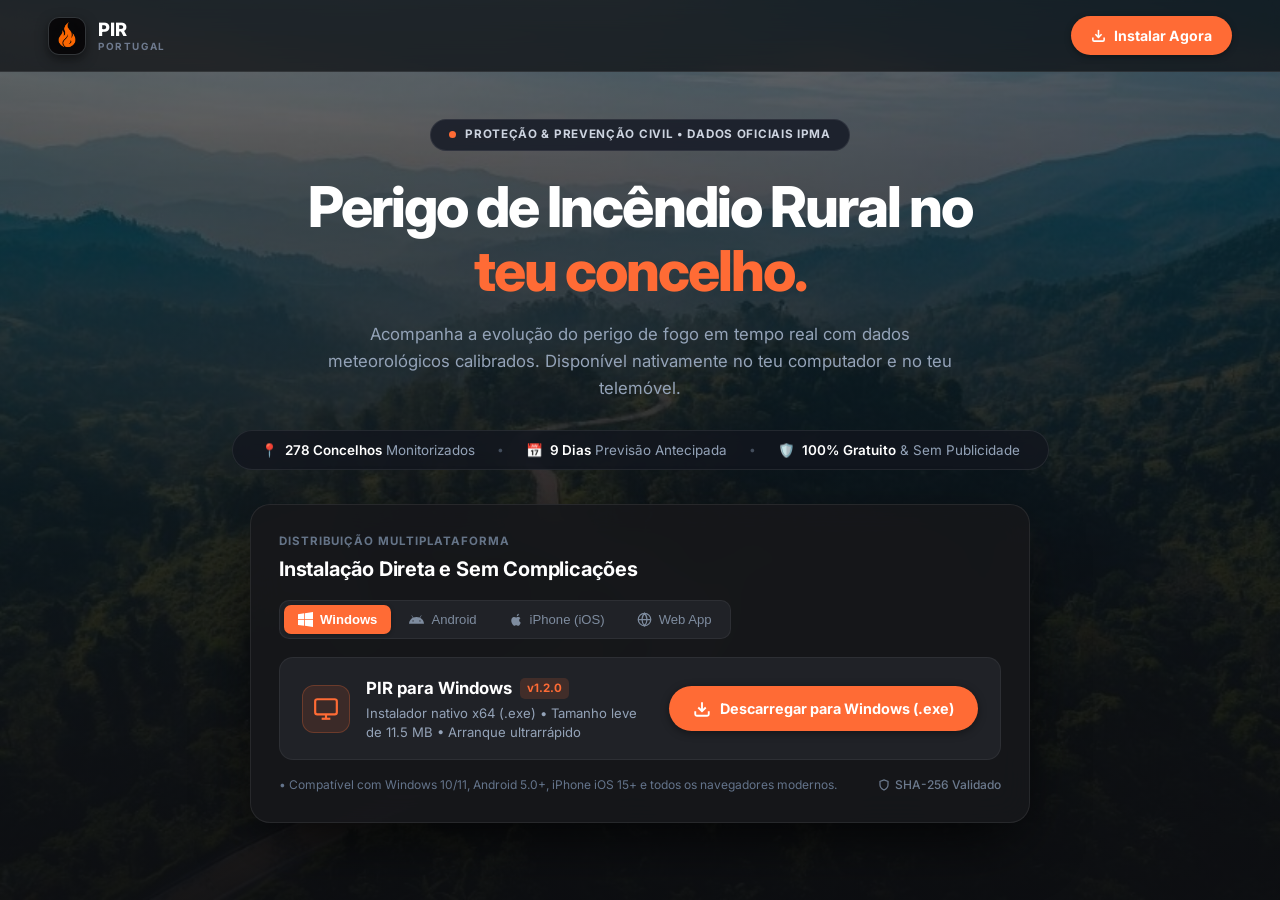
<file: landing_page/index.html>
<!DOCTYPE html>
<html lang="pt">
<head>
  <meta charset="UTF-8">
  <meta name="viewport" content="width=device-width, initial-scale=1.0">
  <title>PIR — Perigo de Incêndio Rural | Aplicação Oficial</title>
  <meta name="description" content="Consulta rápida, precisa e oficial do perigo de incêndio rural do IPMA para o teu concelho. Disponível para Windows Desktop e iPhone.">
  <link rel="icon" type="image/png" href="assets/favicon.png">

  <!-- SEO: Canonical -->
  <link rel="canonical" href="https://pir-app.vercel.app/">

  <!-- Open Graph -->
  <meta property="og:type" content="website">
  <meta property="og:url" content="https://pir-app.vercel.app/">
  <meta property="og:title" content="PIR — Perigo de Incêndio Rural">
  <meta property="og:description" content="Consulta rápida e oficial do risco de incêndio por concelho. Instala no Windows ou iPhone.">
  <meta property="og:image" content="https://pir-app.vercel.app/assets/icon.png">
  <meta name="theme-color" content="#0B0E14">

  <!-- Twitter / X Card -->
  <meta name="twitter:card" content="summary">
  <meta name="twitter:title" content="PIR — Perigo de Incêndio Rural">
  <meta name="twitter:description" content="Consulta rápida e oficial do risco de incêndio por concelho. Instala no Windows ou iPhone.">
  <meta name="twitter:image" content="https://pir-app.vercel.app/assets/icon.png">

  <!-- Google Fonts: Inter -->
  <link rel="preconnect" href="https://fonts.googleapis.com">
  <link rel="preconnect" href="https://fonts.gstatic.com" crossorigin>
  <link href="https://fonts.googleapis.com/css2?family=Inter:wght@400;500;600;700;800&display=swap" rel="stylesheet">

  <link rel="stylesheet" href="styles.css">

  <!-- Dados Estruturados (JSON-LD) -->
  <script type="application/ld+json">
  {
    "@context": "https://schema.org",
    "@type": "WebSite",
    "name": "PIR — Perigo de Incêndio Rural",
    "url": "https://pir-app.vercel.app/"
  }
  </script>
  <script type="application/ld+json">
  {
    "@context": "https://schema.org",
    "@type": "SoftwareApplication",
    "name": "PIR — Perigo de Incêndio Rural",
    "description": "Consulta rápida, precisa e oficial do perigo de incêndio rural do IPMA para o teu concelho. Disponível para Windows Desktop e iPhone.",
    "url": "https://pir-app.vercel.app/",
    "operatingSystem": "Windows 10, Windows 11, iOS 15",
    "applicationCategory": "UtilitiesApplication",
    "inLanguage": "pt-PT",
    "softwareVersion": "1.2.0",
    "downloadUrl": "https://pir-app.vercel.app/downloads/PIR_App_v1.2.0_Setup.exe",
    "offers": {
      "@type": "Offer",
      "price": "0",
      "priceCurrency": "EUR"
    }
  }
  </script>
</head>
<body>

  <!-- ==========================================
       1. NAVBAR
  =========================================== -->
  <header class="navbar">
    <div class="nav-container">
      <a href="#" class="nav-logo">
        <img src="assets/icon.png" alt="PIR Logo" class="nav-logo-img">
        <div class="nav-brand-text">
          <span class="nav-title">PIR</span>
          <span class="nav-country">PORTUGAL</span>
        </div>
      </a>

      <div class="nav-actions">
        <a href="#download-card" class="btn-install-nav">
          <svg width="15" height="15" viewBox="0 0 24 24" fill="none" stroke="currentColor" stroke-width="2.5">
            <path d="M21 15v4a2 2 0 0 1-2 2H5a2 2 0 0 1-2-2v-4"/>
            <polyline points="7 10 12 15 17 10"/>
            <line x1="12" y1="15" x2="12" y2="3"/>
          </svg>
          <span>Instalar Agora</span>
        </a>
      </div>
    </div>
  </header>

  <!-- ==========================================
       2. HERO SECTION
  =========================================== -->
  <main class="hero-container">
    
    <!-- Tagline / Badge Oficial -->
    <div class="official-badge">
      <span class="badge-dot"></span>
      <span class="badge-text">PROTEÇÃO & PREVENÇÃO CIVIL • DADOS OFICIAIS IPMA</span>
    </div>

    <!-- Título Principal -->
    <h1 class="main-headline">
      Perigo de Incêndio Rural no<br>
      <span class="highlight-concelho">teu concelho.</span>
    </h1>

    <!-- Subtítulo Explicativo -->
    <p class="hero-subtitle">
      Acompanha a evolução do perigo de fogo em tempo real com dados meteorológicos calibrados. Disponível nativamente no teu computador e no teu telemóvel.
    </p>

    <!-- Barra de Métricas (Pill Strip) -->
    <div class="metrics-pill-bar">
      <div class="metric-item">
        <span class="metric-icon">📍</span>
        <span><strong>278 Concelhos</strong> Monitorizados</span>
      </div>
      <span class="metric-separator">•</span>
      <div class="metric-item">
        <span class="metric-icon">📅</span>
        <span><strong>9 Dias</strong> Previsão Antecipada</span>
      </div>
      <span class="metric-separator">•</span>
      <div class="metric-item">
        <span class="metric-icon">🛡️</span>
        <span><strong>100% Gratuito</strong> & Sem Publicidade</span>
      </div>
    </div>

    <!-- ==========================================
         3. CARTÃO DE DOWNLOAD MULTIPLATAFORMA
    =========================================== -->
    <div id="download-card" class="platform-card">
      
      <!-- Cabeçalho do Cartão -->
      <div class="platform-card-header">
        <div class="platform-header-text">
          <span class="platform-category">DISTRIBUIÇÃO MULTIPLATAFORMA</span>
          <h2 class="platform-title">Instalação Direta e Sem Complicações</h2>
        </div>

        <!-- Seletor de Plataforma (Segmented Control) -->
        <div class="platform-tabs" role="tablist">
          <button class="tab-btn active" id="tab-windows" onclick="selectPlatform('windows')" role="tab" aria-selected="true">
            <svg width="15" height="15" viewBox="0 0 24 24" fill="currentColor"><path d="M0 3.449L9.75 2.1v9.451H0m10.949-9.602L24 0v11.4H10.949M0 12.6h9.75v9.451L0 20.699M10.949 12.6H24V24l-12.9-1.801"/></svg>
            <span>Windows</span>
          </button>

          <button class="tab-btn" id="tab-android" onclick="selectPlatform('android')" role="tab" aria-selected="false">
            <svg width="15" height="15" viewBox="0 0 24 24" fill="currentColor"><path d="M17.523 15.3414c-.5511 0-.9993-.4486-.9993-.9997s.4482-.9993.9993-.9993c.551 0 .9993.4482.9993.9993.0001.5511-.4483.9997-.9993.9997m-11.046 0c-.5511 0-.9993-.4486-.9993-.9997s.4482-.9993.9993-.9993c.5511 0 .9993.4482.9993.9993 0 .5511-.4482.9997-.9993.9997m11.4045-6.02l1.9973-3.4592a.416.416 0 00-.1521-.5676.416.416 0 00-.5676.1521l-2.0223 3.503C15.5902 8.411 13.8533 8.1 12 8.1s-3.5902.311-5.1368.8497L4.8409 5.4467a.4161.4161 0 00-.5677-.1521.4157.4157 0 00-.1521.5676l1.9973 3.4592C2.6889 11.1867.3432 14.6589 0 18.761h24c-.3432-4.1021-2.6889-7.5743-6.1185-9.4396"/></svg>
            <span>Android</span>
          </button>
          
          <button class="tab-btn" id="tab-ios" onclick="selectPlatform('ios')" role="tab" aria-selected="false">
            <svg width="14" height="14" viewBox="0 0 24 24" fill="currentColor"><path d="M18.71 19.5c-.83 1.24-1.71 2.45-3.05 2.47-1.34.03-1.77-.79-3.29-.79-1.53 0-2 .77-3.27.82-1.31.05-2.3-1.32-3.14-2.53C4.25 17 2.94 12.45 4.7 9.39c.87-1.52 2.43-2.48 4.12-2.51 1.28-.02 2.5.87 3.29.87.78 0 2.26-1.07 3.81-.91.65.03 2.47.26 3.64 1.98-.09.06-2.17 1.28-2.15 3.81.03 3.02 2.65 4.03 2.68 4.04-.03.07-.42 1.44-1.38 2.83M15.97 4.2c.62-.75 1.04-1.8 0.92-2.85-.9.04-1.99.6-2.61 1.35-.55.63-.99 1.68-.86 2.7.99.08 2.02-.45 2.55-1.2"/></svg>
            <span>iPhone (iOS)</span>
          </button>

          <button class="tab-btn" id="tab-web" onclick="selectPlatform('web')" role="tab" aria-selected="false">
            <svg width="15" height="15" viewBox="0 0 24 24" fill="none" stroke="currentColor" stroke-width="2"><circle cx="12" cy="12" r="10"/><path d="M2 12h20M12 2a15.3 15.3 0 0 1 4 10 15.3 15.3 0 0 1-4 10 15.3 15.3 0 0 1-4-10 15.3 15.3 0 0 1 4-10z"/></svg>
            <span>Web App</span>
          </button>
        </div>
      </div>

      <!-- Corpo Dinâmico da Plataforma Selecionada -->
      <div class="platform-body">
        
        <!-- Conteúdo 1: Windows (Padrão) -->
        <div id="panel-windows" class="platform-panel active">
          <div class="panel-info">
            <div class="panel-icon-squircle">
              <svg width="26" height="26" viewBox="0 0 24 24" fill="none" stroke="currentColor" stroke-width="2">
                <rect x="2" y="3" width="20" height="14" rx="2" ry="2"/>
                <line x1="8" y1="21" x2="16" y2="21"/>
                <line x1="12" y1="17" x2="12" y2="21"/>
              </svg>
            </div>
            <div class="panel-text">
              <div class="panel-title-row">
                <h3 class="panel-title">PIR para Windows</h3>
                <span class="version-tag">v1.2.0</span>
              </div>
              <p class="panel-desc">
                Instalador nativo x64 (.exe) • Tamanho leve de 11.5 MB • Arranque ultrarrápido
              </p>
            </div>
          </div>

          <a href="downloads/PIR_App_v1.2.0_Setup.exe" class="btn-download-action" download>
            <svg width="18" height="18" viewBox="0 0 24 24" fill="none" stroke="currentColor" stroke-width="2.5">
              <path d="M21 15v4a2 2 0 0 1-2 2H5a2 2 0 0 1-2-2v-4"/>
              <polyline points="7 10 12 15 17 10"/>
              <line x1="12" y1="15" x2="12" y2="3"/>
            </svg>
            <span>Descarregar para Windows (.exe)</span>
          </a>
        </div>

        <!-- Conteúdo 2: Android -->
        <div id="panel-android" class="platform-panel">
          <div class="panel-info">
            <div class="panel-icon-squircle">
              <svg width="26" height="26" viewBox="0 0 24 24" fill="currentColor">
                <path d="M17.523 15.3414c-.5511 0-.9993-.4486-.9993-.9997s.4482-.9993.9993-.9993c.551 0 .9993.4482.9993.9993.0001.5511-.4483.9997-.9993.9997m-11.046 0c-.5511 0-.9993-.4486-.9993-.9997s.4482-.9993.9993-.9993c.5511 0 .9993.4482.9993.9993 0 .5511-.4482.9997-.9993.9997m11.4045-6.02l1.9973-3.4592a.416.416 0 00-.1521-.5676.416.416 0 00-.5676.1521l-2.0223 3.503C15.5902 8.411 13.8533 8.1 12 8.1s-3.5902.311-5.1368.8497L4.8409 5.4467a.4161.4161 0 00-.5677-.1521.4157.4157 0 00-.1521.5676l1.9973 3.4592C2.6889 11.1867.3432 14.6589 0 18.761h24c-.3432-4.1021-2.6889-7.5743-6.1185-9.4396"/>
              </svg>
            </div>
            <div class="panel-text">
              <div class="panel-title-row">
                <h3 class="panel-title">PIR para Android</h3>
                <span class="version-tag">v1.2.0</span>
              </div>
              <p class="panel-desc">
                Instalador nativo direto (.apk) • Android 5.0+ • <a href="javascript:void(0)" onclick="openAndroidModal()" class="panel-link-guide">Como instalar?</a>
              </p>
            </div>
          </div>

          <a href="downloads/PIR_App_v1.2.0.apk" class="btn-download-action" download>
            <svg width="18" height="18" viewBox="0 0 24 24" fill="none" stroke="currentColor" stroke-width="2.5">
              <path d="M21 15v4a2 2 0 0 1-2 2H5a2 2 0 0 1-2-2v-4"/>
              <polyline points="7 10 12 15 17 10"/>
              <line x1="12" y1="15" x2="12" y2="3"/>
            </svg>
            <span>Descarregar APK (.apk)</span>
          </a>
        </div>

        <!-- Conteúdo 3: iPhone (iOS) -->
        <div id="panel-ios" class="platform-panel">
          <div class="panel-info">
            <div class="panel-icon-squircle">
              <svg width="26" height="26" viewBox="0 0 24 24" fill="none" stroke="currentColor" stroke-width="2">
                <rect x="5" y="2" width="14" height="20" rx="3" ry="3"/>
                <line x1="12" y1="18" x2="12.01" y2="18"/>
              </svg>
            </div>
            <div class="panel-text">
              <div class="panel-title-row">
                <h3 class="panel-title">PIR para iPhone</h3>
                <span class="version-tag">iOS 15+</span>
              </div>
              <p class="panel-desc">
                PWA nativa offline • Adicionar ao Ecrã Principal pelo Safari num instante
              </p>
            </div>
          </div>

          <button class="btn-download-action" onclick="openIosModal()">
            <svg width="18" height="18" viewBox="0 0 24 24" fill="none" stroke="currentColor" stroke-width="2.5">
              <circle cx="12" cy="12" r="10"/>
              <line x1="12" y1="8" x2="12" y2="12"/>
              <line x1="12" y1="16" x2="12.01" y2="16"/>
            </svg>
            <span>Instalar no iPhone (Guia)</span>
          </button>
        </div>

        <!-- Conteúdo 3: Web App -->
        <div id="panel-web" class="platform-panel">
          <div class="panel-info">
            <div class="panel-icon-squircle">
              <svg width="26" height="26" viewBox="0 0 24 24" fill="none" stroke="currentColor" stroke-width="2">
                <circle cx="12" cy="12" r="10"/>
                <path d="M2 12h20M12 2a15.3 15.3 0 0 1 4 10 15.3 15.3 0 0 1-4 10 15.3 15.3 0 0 1-4-10 15.3 15.3 0 0 1 4-10z"/>
              </svg>
            </div>
            <div class="panel-text">
              <div class="panel-title-row">
                <h3 class="panel-title">PIR Versão Web</h3>
                <span class="version-tag">Online</span>
              </div>
              <p class="panel-desc">
                Sem instalação necessária • Acesso direto em qualquer navegador moderno
              </p>
            </div>
          </div>

          <a href="https://vie1r4.github.io/PIR-app/" target="_blank" rel="noopener" class="btn-download-action">
            <svg width="18" height="18" viewBox="0 0 24 24" fill="none" stroke="currentColor" stroke-width="2.5">
              <path d="M18 13v6a2 2 0 0 1-2 2H5a2 2 0 0 1-2-2V8a2 2 0 0 1 2-2h6"/>
              <polyline points="15 3 21 3 21 9"/>
              <line x1="10" y1="14" x2="21" y2="3"/>
            </svg>
            <span>Aceder à Web App ↗</span>
          </a>
        </div>

      </div>

      <!-- Rodapé do Cartão -->
      <div class="platform-card-footer">
        <span class="compat-info">• Compatível com Windows 10/11, Android 5.0+, iPhone iOS 15+ e todos os navegadores modernos.</span>
        <span class="security-info">
          <svg width="12" height="12" viewBox="0 0 24 24" fill="none" stroke="currentColor" stroke-width="2.5">
            <path d="M12 22s8-4 8-10V5l-8-3-8 3v7c0 6 8 10 8 10z"/>
          </svg>
          SHA-256 Validado
        </span>
      </div>

    </div>

  </main>

  <!-- ==========================================
       MODAL GUIA ANDROID (APK)
  =========================================== -->
  <div id="android-modal" class="ios-modal-overlay">
    <div class="ios-modal-box">
      <button class="ios-modal-close" onclick="closeAndroidModal()" aria-label="Fechar">✕</button>
      <h3 class="ios-modal-title">Instalar APK no Android</h3>
      <p class="ios-modal-sub">Guia rápido de instalação direta:</p>

      <div class="ios-modal-steps">
        <div class="ios-step">
          <span class="ios-step-num">1</span>
          <div class="ios-step-text">
            <strong>Descarregar o Ficheiro</strong>
            <p>Toca no botão abaixo para descarregar o instalador nativo <code>PIR_App_v1.2.0.apk</code>.</p>
          </div>
        </div>

        <div class="ios-step">
          <span class="ios-step-num">2</span>
          <div class="ios-step-text">
            <strong>Permitir no Navegador (se solicitado)</strong>
            <p>Se o Chrome/navegador alertar sobre ficheiros externos ou fontes desconhecidas, confirma tocando em <em>"Transferir mesmo assim"</em> e ativa a opção <em>"Permitir desta fonte"</em>.</p>
          </div>
        </div>

        <div class="ios-step">
          <span class="ios-step-num">3</span>
          <div class="ios-step-text">
            <strong>Instalar e Abrir</strong>
            <p>Abre o ficheiro transferido e toca em <em>"Instalar"</em>. A app fica de imediato pronta na tua gaveta de aplicações com suporte 100% offline e GPS nativo.</p>
          </div>
        </div>
      </div>

      <a href="downloads/PIR_App_v1.2.0.apk" class="ios-modal-btn" download>
        <span>Descarregar APK (.apk) ⬇</span>
      </a>
    </div>
  </div>

  <!-- ==========================================
       MODAL GUIA IOS (SAFARI)
  =========================================== -->
  <div id="ios-modal" class="ios-modal-overlay">
    <div class="ios-modal-box">
      <button class="ios-modal-close" onclick="closeIosModal()" aria-label="Fechar">✕</button>
      <h3 class="ios-modal-title">Instalar no iPhone</h3>
      <p class="ios-modal-sub">Como adicionar a aplicação ao ecrã inicial do iOS:</p>

      <div class="ios-modal-steps">
        <div class="ios-step">
          <span class="ios-step-num">1</span>
          <div class="ios-step-text">
            <strong>Abrir no Safari</strong>
            <p>Toca no botão abaixo para abrir a aplicação web oficial no Safari.</p>
          </div>
        </div>

        <div class="ios-step">
          <span class="ios-step-num">2</span>
          <div class="ios-step-text">
            <strong>Tocar em Partilhar</strong>
            <p>Na barra inferior do Safari, toca no ícone de Partilhar (quadrado com seta 📤).</p>
          </div>
        </div>

        <div class="ios-step">
          <span class="ios-step-num">3</span>
          <div class="ios-step-text">
            <strong>Adicionar ao Ecrã Principal</strong>
            <p>Escolhe "Adicionar ao Ecrã Principal". A app ficará com o ícone oficial preto e a chama laranja.</p>
          </div>
        </div>
      </div>

      <a href="https://vie1r4.github.io/PIR-app/" target="_blank" rel="noopener" class="ios-modal-btn">
        <span>Abrir Aplicação no Safari ↗</span>
      </a>
    </div>
  </div>

  <script>
    function selectPlatform(platform) {
      // Toggle active tabs
      document.querySelectorAll('.tab-btn').forEach(btn => {
        btn.classList.remove('active');
        btn.setAttribute('aria-selected', 'false');
      });
      const activeBtn = document.getElementById('tab-' + platform);
      if (activeBtn) {
        activeBtn.classList.add('active');
        activeBtn.setAttribute('aria-selected', 'true');
      }

      // Toggle active panels
      document.querySelectorAll('.platform-panel').forEach(panel => {
        panel.classList.remove('active');
      });
      const activePanel = document.getElementById('panel-' + platform);
      if (activePanel) {
        activePanel.classList.add('active');
      }
    }

    function openIosModal() {
      const m = document.getElementById('ios-modal');
      if (m) {
        m.classList.add('active');
        document.body.style.overflow = 'hidden';
      }
    }

    function closeIosModal() {
      const m = document.getElementById('ios-modal');
      if (m) {
        m.classList.remove('active');
        document.body.style.overflow = '';
      }
    }

    function openAndroidModal() {
      const m = document.getElementById('android-modal');
      if (m) {
        m.classList.add('active');
        document.body.style.overflow = 'hidden';
      }
    }

    function closeAndroidModal() {
      const m = document.getElementById('android-modal');
      if (m) {
        m.classList.remove('active');
        document.body.style.overflow = '';
      }
    }

    document.getElementById('ios-modal').addEventListener('click', (e) => {
      if (e.target.id === 'ios-modal') closeIosModal();
    });

    document.getElementById('android-modal').addEventListener('click', (e) => {
      if (e.target.id === 'android-modal') closeAndroidModal();
    });

    document.addEventListener('keydown', (e) => {
      if (e.key === 'Escape') {
        closeIosModal();
        closeAndroidModal();
      }
    });
  </script>
</body>
</html>
</file>
<file: landing_page/styles.css>
:root {
  --bg-main: #0D0E11;
  --bg-surface: #16171B;
  --bg-card-inner: #202227;
  --accent: #FF6B35; /* Laranja de marca oficial PIR (kBrand) */
  --accent-hover: #FF7A30; /* Laranja vivo quente (kBrandDark) */
  --border-subtle: rgba(255, 255, 255, 0.06);
  --border-card: rgba(255, 255, 255, 0.08);
  --text-white: #FFFFFF;
  --text-dim: #94A3B8;
  --text-muted: #64748B;
  --font: "Inter", -apple-system, BlinkMacSystemFont, "Segoe UI", Roboto, sans-serif;
  --radius-pill: 9999px;
  --radius-card: 20px;
  --radius-inner: 14px;
}

* {
  margin: 0;
  padding: 0;
  box-sizing: border-box;
}

html, body {
  min-height: 100vh;
}

body {
  font-family: var(--font);
  background-color: var(--bg-main);
  background-image: linear-gradient(180deg, rgba(13, 14, 17, 0.6) 0%, rgba(13, 14, 17, 0.78) 45%, rgba(13, 14, 17, 0.94) 100%), url('assets/bg.jpg');
  background-size: cover;
  background-position: center top;
  background-repeat: no-repeat;
  background-attachment: fixed;
  color: var(--text-white);
  line-height: 1.5;
  -webkit-font-smoothing: antialiased;
  display: flex;
  flex-direction: column;
  justify-content: space-between;
  overflow-x: hidden;
}

/* =====================================================================
   1. NAVBAR
==================================================================== */
.navbar {
  width: 100%;
  padding: 16px clamp(16px, 4vw, 48px);
  background: rgba(13, 14, 17, 0.72);
  backdrop-filter: blur(14px);
  -webkit-backdrop-filter: blur(14px);
  border-bottom: 1px solid var(--border-card);
}

.nav-container {
  max-width: 1200px;
  margin: 0 auto;
  display: flex;
  align-items: center;
  justify-content: space-between;
}

.nav-logo {
  display: flex;
  align-items: center;
  gap: 12px;
  text-decoration: none;
  color: inherit;
}

.nav-logo-img {
  width: 38px;
  height: 38px;
  border-radius: 11px;
  object-fit: cover;
  box-shadow: 0 4px 12px rgba(0, 0, 0, 0.5);
  border: 1px solid rgba(255, 255, 255, 0.08);
}

.nav-brand-text {
  display: flex;
  flex-direction: column;
  line-height: 1.1;
}

.nav-title {
  font-size: 1.15rem;
  font-weight: 800;
  letter-spacing: -0.01em;
  color: #FFFFFF;
}

.nav-country {
  font-size: 0.62rem;
  font-weight: 700;
  letter-spacing: 0.16em;
  color: #6E7A8E;
  margin-top: 1px;
}

.nav-actions {
  display: flex;
  align-items: center;
}

.btn-install-nav {
  display: inline-flex;
  align-items: center;
  gap: 8px;
  background: var(--accent);
  color: #FFFFFF;
  font-size: 0.88rem;
  font-weight: 700;
  padding: 9px 20px;
  border-radius: var(--radius-pill);
  text-decoration: none;
  box-shadow: 0 2px 6px rgba(0, 0, 0, 0.35);
  transition: all 0.2s ease;
}

.btn-install-nav:hover {
  background: var(--accent-hover);
  transform: translateY(-1px);
  box-shadow: 0 4px 10px rgba(0, 0, 0, 0.45);
}

/* =====================================================================
   2. HERO CONTAINER (CENTRALIZADO)
===================================================================== */
.hero-container {
  flex: 1;
  display: flex;
  flex-direction: column;
  align-items: center;
  justify-content: center;
  text-align: center;
  max-width: 960px;
  width: 100%;
  margin: 0 auto;
  padding: 30px clamp(16px, 3.5vw, 32px) 60px;
}

/* Pre-title Badge */
.official-badge {
  display: inline-flex;
  align-items: center;
  gap: 9px;
  background: rgba(22, 27, 38, 0.85);
  border: 1px solid var(--border-card);
  backdrop-filter: blur(8px);
  border-radius: var(--radius-pill);
  padding: 6px 18px;
  margin-bottom: 24px;
}

.badge-dot {
  width: 7px;
  height: 7px;
  border-radius: 50%;
  background: var(--accent);
  flex-shrink: 0;
}

.badge-text {
  font-size: 0.73rem;
  font-weight: 700;
  letter-spacing: 0.06em;
  color: #CCD3DF;
  text-transform: uppercase;
}

/* Título Principal */
.main-headline {
  font-size: clamp(2.3rem, 4.4vw, 3.9rem);
  font-weight: 800;
  line-height: 1.14;
  letter-spacing: -0.035em;
  color: #FFFFFF;
  margin-bottom: 18px;
}

.highlight-concelho {
  color: var(--accent);
}

/* Subtítulo */
.hero-subtitle {
  font-size: clamp(0.92rem, 1.35vw, 1.05rem);
  color: var(--text-dim);
  max-width: 640px;
  margin: 0 auto 28px;
  line-height: 1.6;
}

/* Barra de Métricas (Pill Strip) */
.metrics-pill-bar {
  display: inline-flex;
  align-items: center;
  justify-content: center;
  flex-wrap: wrap;
  gap: clamp(10px, 2vw, 22px);
  background: rgba(18, 22, 31, 0.8);
  border: 1px solid var(--border-card);
  border-radius: var(--radius-pill);
  padding: 9px clamp(18px, 2.5vw, 28px);
  margin-bottom: 34px;
  font-size: 0.84rem;
  color: var(--text-dim);
  backdrop-filter: blur(8px);
}

.metric-item {
  display: inline-flex;
  align-items: center;
  gap: 7px;
}

.metric-item strong {
  color: #FFFFFF;
  font-weight: 600;
}

.metric-separator {
  color: #434D5C;
  font-size: 0.75rem;
}

/* =====================================================================
   3. CARTÃO DE DOWNLOAD MULTIPLATAFORMA
===================================================================== */
.platform-card {
  width: 100%;
  max-width: 780px;
  background: rgba(22, 23, 27, 0.92);
  backdrop-filter: blur(16px);
  -webkit-backdrop-filter: blur(16px);
  border: 1px solid var(--border-card);
  border-radius: var(--radius-card);
  padding: clamp(20px, 3vw, 28px);
  box-shadow: 0 25px 65px -15px rgba(0, 0, 0, 0.85);
  text-align: left;
}

.platform-card-header {
  display: flex;
  align-items: center;
  justify-content: space-between;
  flex-wrap: wrap;
  gap: 16px;
}

.platform-category {
  display: block;
  font-size: 0.72rem;
  font-weight: 700;
  text-transform: uppercase;
  letter-spacing: 0.08em;
  color: #657488;
  margin-bottom: 4px;
}

.platform-title {
  font-size: clamp(1.05rem, 1.6vw, 1.25rem);
  font-weight: 700;
  color: #FFFFFF;
  letter-spacing: -0.01em;
}

/* Seletor de Plataforma (Segmented Control) */
.platform-tabs {
  display: inline-flex;
  background: var(--bg-card-inner);
  border: 1px solid var(--border-subtle);
  border-radius: 10px;
  padding: 4px;
  gap: 4px;
}

.tab-btn {
  display: inline-flex;
  align-items: center;
  gap: 7px;
  background: transparent;
  border: none;
  color: #7E8C9F;
  font-size: 0.82rem;
  font-weight: 500;
  padding: 7px 14px;
  border-radius: 7px;
  cursor: pointer;
  transition: all 0.2s ease;
}

.tab-btn:hover {
  color: #FFFFFF;
}

.tab-btn.active {
  background: var(--accent);
  color: #FFFFFF;
  font-weight: 600;
  box-shadow: 0 1px 4px rgba(0, 0, 0, 0.3);
}

/* Corpo Dinâmico */
.platform-body {
  margin-top: 18px;
}

.platform-panel {
  display: none;
  align-items: center;
  justify-content: space-between;
  flex-wrap: wrap;
  gap: 18px;
  background: var(--bg-card-inner);
  border: 1px solid var(--border-subtle);
  border-radius: var(--radius-inner);
  padding: 18px 22px;
  animation: fadeIn 0.2s ease;
}

.platform-panel.active {
  display: flex;
}

@keyframes fadeIn {
  from { opacity: 0; transform: translateY(4px); }
  to { opacity: 1; transform: translateY(0); }
}

.panel-info {
  display: flex;
  align-items: center;
  gap: 16px;
  flex: 1;
  min-width: 280px;
}

.panel-icon-squircle {
  width: 48px;
  height: 48px;
  border-radius: 12px;
  background: rgba(255, 107, 53, 0.12);
  border: 1px solid rgba(255, 107, 53, 0.25);
  display: flex;
  align-items: center;
  justify-content: center;
  color: var(--accent);
  flex-shrink: 0;
}

.panel-text {
  display: flex;
  flex-direction: column;
}

.panel-title-row {
  display: flex;
  align-items: center;
  gap: 8px;
}

.panel-title {
  font-size: 1.05rem;
  font-weight: 700;
  color: #FFFFFF;
}

.version-tag {
  font-size: 0.72rem;
  font-weight: 700;
  color: var(--accent);
  background: rgba(255, 107, 53, 0.15);
  padding: 2px 7px;
  border-radius: 5px;
}

.panel-desc {
  font-size: 0.82rem;
  color: var(--text-dim);
  margin-top: 3px;
  line-height: 1.4;
}

.panel-link-guide {
  color: var(--accent);
  text-decoration: underline;
  text-underline-offset: 2px;
  font-weight: 600;
  cursor: pointer;
  transition: color 0.15s ease;
}

.panel-link-guide:hover {
  color: var(--accent-hover);
}

.btn-download-action {
  display: inline-flex;
  align-items: center;
  gap: 9px;
  background: var(--accent);
  color: #FFFFFF;
  font-weight: 700;
  font-size: 0.9rem;
  padding: 12px 24px;
  border-radius: var(--radius-pill);
  text-decoration: none;
  border: none;
  cursor: pointer;
  box-shadow: 0 2px 8px rgba(0, 0, 0, 0.4);
  transition: all 0.2s cubic-bezier(0.2, 0.8, 0.2, 1);
  flex-shrink: 0;
}

.btn-download-action:hover {
  background: var(--accent-hover);
  transform: translateY(-1px);
  box-shadow: 0 4px 12px rgba(0, 0, 0, 0.5);
}

/* Rodapé do Cartão */
.platform-card-footer {
  display: flex;
  justify-content: space-between;
  align-items: center;
  flex-wrap: wrap;
  gap: 10px;
  margin-top: 16px;
  font-size: 0.75rem;
  color: var(--text-muted);
}

.compat-info {
  color: var(--text-muted);
}

.security-info {
  display: inline-flex;
  align-items: center;
  gap: 5px;
  color: #6C7A8E;
  font-weight: 500;
}

/* =====================================================================
   4. MODAL GUIA IOS
===================================================================== */
.ios-modal-overlay {
  position: fixed;
  inset: 0;
  background: rgba(0, 0, 0, 0.82);
  backdrop-filter: blur(8px);
  display: none;
  align-items: center;
  justify-content: center;
  z-index: 999;
  padding: 20px;
}

.ios-modal-overlay.active {
  display: flex;
}

.ios-modal-box {
  background: var(--bg-surface);
  border: 1px solid var(--border-card);
  border-radius: var(--radius-card);
  max-width: 440px;
  width: 100%;
  padding: 28px 24px;
  position: relative;
  box-shadow: 0 24px 60px rgba(0, 0, 0, 0.95);
}

.ios-modal-close {
  position: absolute;
  top: 16px;
  right: 16px;
  background: rgba(255, 255, 255, 0.08);
  border: none;
  color: var(--text-dim);
  width: 30px;
  height: 30px;
  border-radius: 50%;
  display: flex;
  align-items: center;
  justify-content: center;
  cursor: pointer;
  font-size: 1rem;
}

.ios-modal-close:hover {
  background: rgba(255, 255, 255, 0.16);
  color: #FFF;
}

.ios-modal-title {
  font-size: 1.25rem;
  font-weight: 700;
  margin-bottom: 6px;
}

.ios-modal-sub {
  font-size: 0.86rem;
  color: var(--text-dim);
  margin-bottom: 20px;
}

.ios-modal-steps {
  display: flex;
  flex-direction: column;
  gap: 12px;
  margin-bottom: 22px;
}

.ios-step {
  display: flex;
  align-items: flex-start;
  gap: 12px;
  background: rgba(255, 255, 255, 0.03);
  padding: 12px;
  border-radius: 12px;
  border: 1px solid rgba(255, 255, 255, 0.05);
}

.ios-step-num {
  width: 24px;
  height: 24px;
  border-radius: 50%;
  background: var(--accent);
  color: #FFF;
  font-weight: 800;
  font-size: 0.78rem;
  display: flex;
  align-items: center;
  justify-content: center;
  flex-shrink: 0;
  margin-top: 1px;
}

.ios-step-text strong {
  display: block;
  font-size: 0.94rem;
  color: #FFF;
}

.ios-step-text p {
  font-size: 0.82rem;
  color: var(--text-dim);
}

.ios-modal-btn {
  display: flex;
  align-items: center;
  justify-content: center;
  gap: 8px;
  background: var(--accent);
  color: #FFF;
  font-weight: 700;
  font-size: 0.92rem;
  padding: 13px;
  border-radius: 12px;
  text-decoration: none;
  box-shadow: 0 2px 8px rgba(0, 0, 0, 0.4);
  transition: background 0.2s ease;
}

.ios-modal-btn:hover {
  background: var(--accent-hover);
}

/* =====================================================================
   5. RESPONSIVIDADE
===================================================================== */
@media (max-width: 680px) {
  .hero-container {
    padding-top: 20px;
    padding-bottom: 40px;
  }
  .platform-card-header {
    flex-direction: column;
    align-items: flex-start;
  }
  .platform-tabs {
    width: 100%;
    display: grid;
    grid-template-columns: repeat(4, 1fr);
    gap: 3px;
    padding: 3px;
  }
  .tab-btn {
    justify-content: center;
    padding: 7px 4px;
    font-size: 0.74rem;
    gap: 5px;
  }
  .tab-btn svg {
    flex-shrink: 0;
  }
  .platform-panel {
    flex-direction: column;
    align-items: stretch;
    text-align: center;
  }
  .panel-info {
    flex-direction: column;
    text-align: center;
  }
  .panel-title-row {
    justify-content: center;
  }
  .btn-download-action {
    width: 100%;
    justify-content: center;
  }
  .platform-card-footer {
    flex-direction: column;
    text-align: center;
    gap: 6px;
  }
}
</file>
